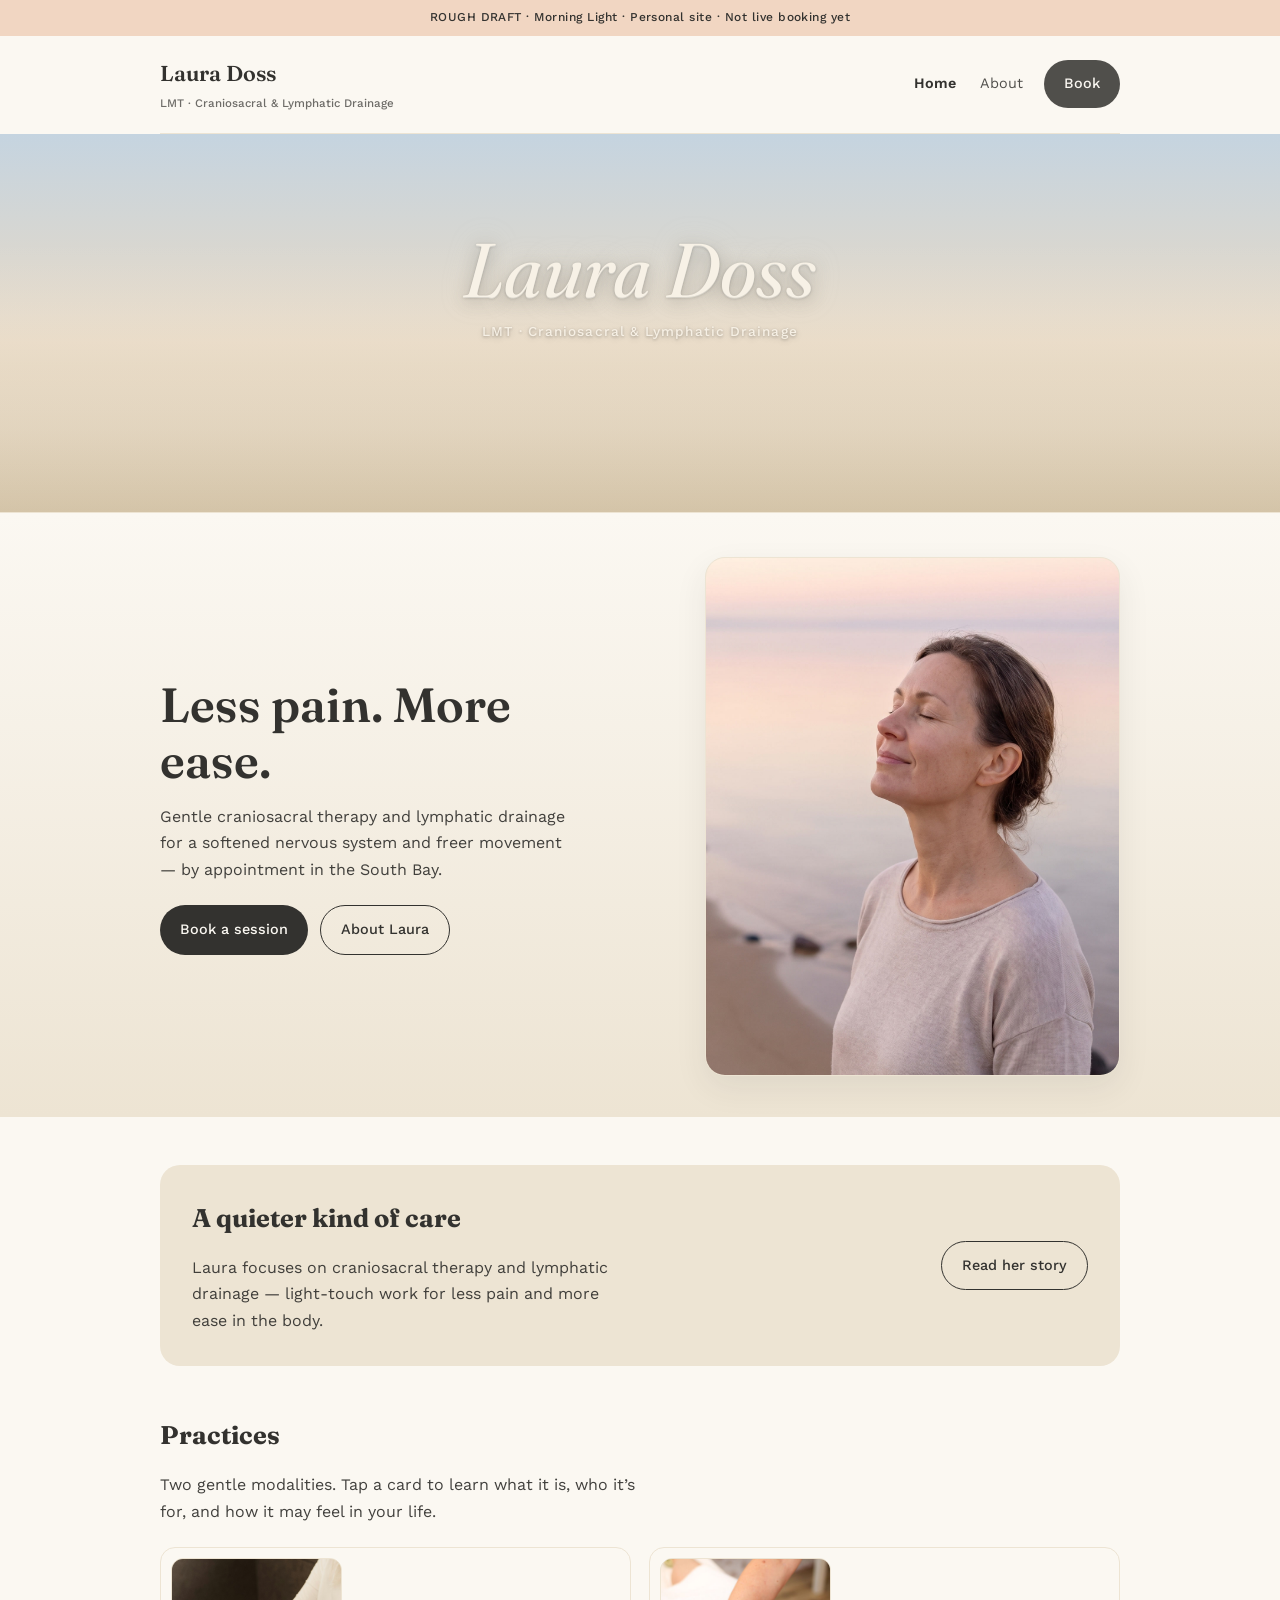
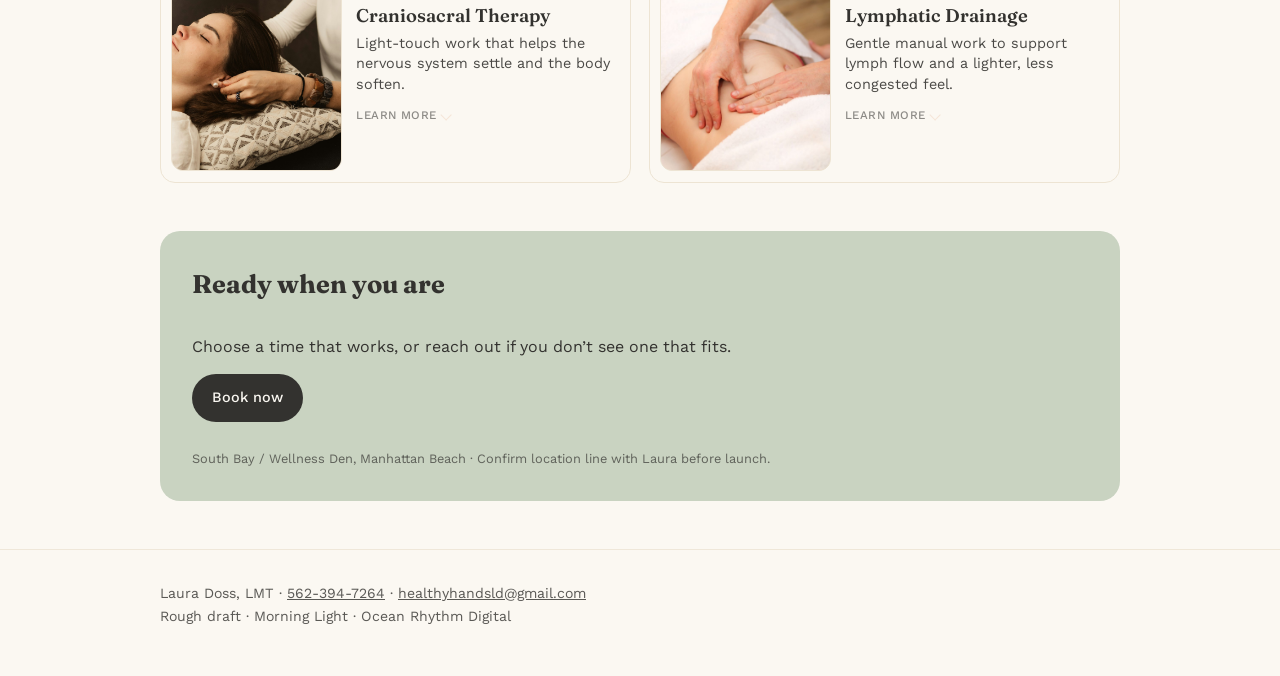
<file: index.html>
<!DOCTYPE html>
<html lang="en">
<head>
  <meta charset="UTF-8" />
  <meta name="viewport" content="width=device-width, initial-scale=1" />
  <title>Laura Doss, LMT</title>
  <link rel="preconnect" href="https://fonts.googleapis.com" />
  <link rel="preconnect" href="https://fonts.gstatic.com" crossorigin />
  <link href="https://fonts.googleapis.com/css2?family=Fraunces:ital,opsz,wght@0,9..144,400;0,9..144,600;1,9..144,400;1,9..144,500&family=Work+Sans:wght@400;500;600&display=swap" rel="stylesheet" />
  <link rel="stylesheet" href="styles.css" />
</head>
<body>
  <div class="stub-banner">ROUGH DRAFT · Morning Light · Personal site · Not live booking yet</div>
  <div class="wrap">
    <header>
      <a class="logo" href="index.html">Laura Doss<span>LMT · Craniosacral &amp; Lymphatic Drainage</span></a>
      <nav>
        <a href="index.html" aria-current="page">Home</a>
        <a href="about.html">About</a>
        <a href="book.html" class="btn">Book</a>
      </nav>
    </header>
  </div>

  <main>
    <section class="hero-banner" aria-label="Morning shoreline">
      <div class="hero-video">
        <video
          class="hero-video__media"
          src="assets/shoreline-loop.mp4"
          autoplay
          muted
          loop
          playsinline
          preload="auto"
          disablepictureinpicture
          aria-hidden="true"
        ></video>
        <div class="hero-video__fallback" aria-hidden="true"></div>
        <div class="hero-video__overlay">
          <p class="hero-name">Laura Doss</p>
          <p class="hero-subline">LMT · Craniosacral &amp; Lymphatic Drainage</p>
        </div>
      </div>
    </section>

    <section class="hero">
      <div class="wrap hero-split">
        <div class="hero-copy">
          <h1>Less pain. More ease.</h1>
          <p>Gentle craniosacral therapy and lymphatic drainage for a softened nervous system and freer movement — by appointment in the South Bay.</p>
          <div class="hero-actions">
            <a class="btn" href="book.html">Book a session</a>
            <a class="btn secondary" href="about.html">About Laura</a>
          </div>
        </div>
        <figure class="hero-relief">
          <img
            src="assets/stills/relief-ease.jpg"
            alt="Woman at a soft morning shoreline, eyes closed, head tilted up in quiet relief"
            width="1400"
            height="1750"
            loading="eager"
            decoding="async"
          />
        </figure>
      </div>
    </section>

    <section class="section">
      <div class="wrap">
        <div class="linen-band teaser">
          <div>
            <h2>A quieter kind of care</h2>
            <p class="lede" style="margin-bottom:0">Laura focuses on craniosacral therapy and lymphatic drainage — light-touch work for less pain and more ease in the body.</p>
          </div>
          <a class="btn secondary" href="about.html">Read her story</a>
        </div>
      </div>
    </section>

    <section class="section practices" id="practices" style="padding-top:0" aria-labelledby="practices-heading">
      <div class="wrap">
        <h2 id="practices-heading">Practices</h2>
        <p class="practices-intro lede">Two gentle modalities. Tap a card to learn what it is, who it’s for, and how it may feel in your life.</p>
        <div class="practice-grid">
          <details class="practice-card">
            <summary class="practice-card__summary">
              <span class="practice-card__still">
                <img
                  src="assets/stills/cst-hands.jpg"
                  alt="Therapist’s hands gently cradling a client’s head during craniosacral work"
                  width="1200"
                  height="1600"
                  loading="lazy"
                  decoding="async"
                />
              </span>
              <span class="practice-card__closed">
                <span class="practice-card__name">Craniosacral Therapy</span>
                <span class="practice-card__benefit">Light-touch work that helps the nervous system settle and the body soften.</span>
                <span class="practice-card__hint" aria-hidden="true">Learn more</span>
              </span>
            </summary>
            <div class="practice-card__body">
              <div class="practice-block">
                <h3>What it is</h3>
                <p>A quiet, hands-on practice along the craniosacral system — the subtle rhythms of the head, spine, and sacrum. The touch is feather-light, inviting release rather than forcing it.</p>
              </div>
              <div class="practice-block">
                <h3>Why someone would need it</h3>
                <p>When stress, old holding patterns, or lingering tension keep the body braced. Many people come when rest alone isn’t quite enough to unwind.</p>
              </div>
              <div class="practice-block">
                <h3>How it can improve their life</h3>
                <p>Sessions often leave people feeling clearer, quieter inside, and freer in everyday movement — with a little more room to breathe through the day.</p>
              </div>
              <div class="practice-block">
                <h3>Who it’s for</h3>
                <p>Anyone drawn to gentler care: those navigating chronic tension, recovery from strain, or simply wanting a calmer nervous system without deep-pressure work.</p>
              </div>
            </div>
          </details>

          <details class="practice-card">
            <summary class="practice-card__summary">
              <span class="practice-card__still">
                <img
                  src="assets/stills/lymph-abdomen.jpg"
                  alt="Gentle hands supporting lymphatic drainage work on the abdomen"
                  width="800"
                  height="1000"
                  loading="lazy"
                  decoding="async"
                />
              </span>
              <span class="practice-card__closed">
                <span class="practice-card__name">Lymphatic Drainage</span>
                <span class="practice-card__benefit">Gentle manual work to support lymph flow and a lighter, less congested feel.</span>
                <span class="practice-card__hint" aria-hidden="true">Learn more</span>
              </span>
            </summary>
            <div class="practice-card__body">
              <div class="practice-block">
                <h3>What it is</h3>
                <p>Soft, rhythmic manual lymphatic drainage that encourages lymph to move with ease. The pressure stays light — more like a whisper on the tissue than a deep massage.</p>
              </div>
              <div class="practice-block">
                <h3>Why someone would need it</h3>
                <p>When the body feels heavy, puffy, or sluggish after travel, surgery recovery (with clearance), illness, or long stretches of sitting and stress.</p>
              </div>
              <div class="practice-block">
                <h3>How it can improve their life</h3>
                <p>Many people notice a lighter body, easier movement, and a refreshed sense of flow — support for recovery and everyday comfort, not a medical treatment claim.</p>
              </div>
              <div class="practice-block">
                <h3>Who it’s for</h3>
                <p>Those seeking gentle drainage support: post-procedure recovery when cleared by a provider, athletic reset, or anyone who simply wants to feel less congested in their own skin.</p>
              </div>
            </div>
          </details>
        </div>
      </div>
    </section>

    <section class="section" style="padding-top:0">
      <div class="wrap">
        <div class="sage-band">
          <h2>Ready when you are</h2>
          <p>Choose a time that works, or reach out if you don’t see one that fits.</p>
          <div>
            <a class="btn" href="book.html">Book now</a>
          </div>
          <p class="note">South Bay / Wellness Den, Manhattan Beach · Confirm location line with Laura before launch.</p>
        </div>
      </div>
    </section>
  </main>

  <footer>
    <div class="wrap">
      Laura Doss, LMT · <a href="tel:5623947264">562-394-7264</a> · <a href="mailto:healthyhandsld@gmail.com">healthyhandsld@gmail.com</a><br />
      Rough draft · Morning Light · Ocean Rhythm Digital
    </div>
  </footer>
</body>
</html>
</file>
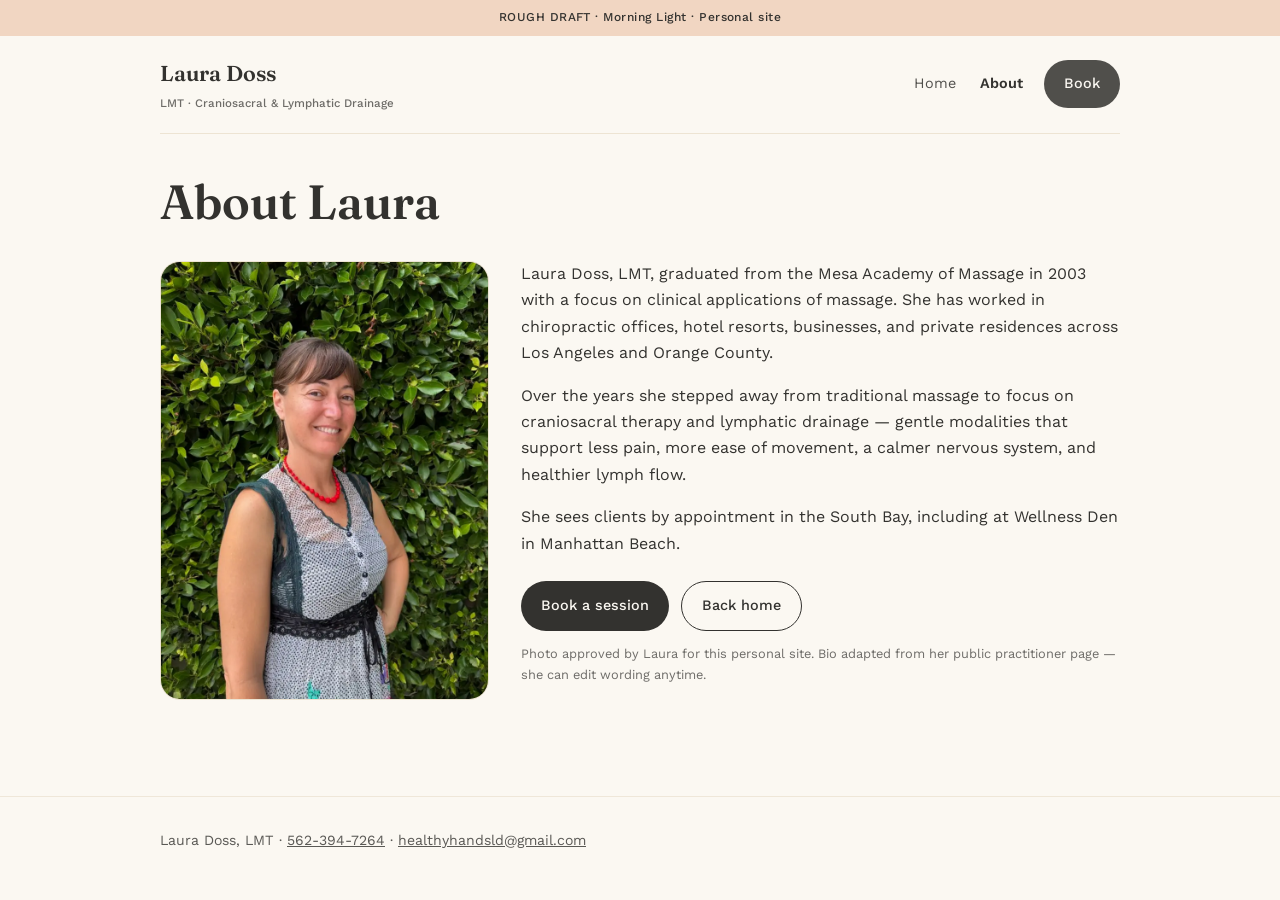
<file: about.html>
<!DOCTYPE html>
<html lang="en">
<head>
  <meta charset="UTF-8" />
  <meta name="viewport" content="width=device-width, initial-scale=1" />
  <title>About — Laura Doss, LMT</title>
  <link rel="preconnect" href="https://fonts.googleapis.com" />
  <link rel="preconnect" href="https://fonts.gstatic.com" crossorigin />
  <link href="https://fonts.googleapis.com/css2?family=Fraunces:opsz,wght@9..144,400;9..144,600&family=Work+Sans:wght@400;500;600&display=swap" rel="stylesheet" />
  <link rel="stylesheet" href="styles.css" />
</head>
<body>
  <div class="stub-banner">ROUGH DRAFT · Morning Light · Personal site</div>
  <div class="wrap">
    <header>
      <a class="logo" href="index.html">Laura Doss<span>LMT · Craniosacral &amp; Lymphatic Drainage</span></a>
      <nav>
        <a href="index.html">Home</a>
        <a href="about.html" aria-current="page">About</a>
        <a href="book.html" class="btn">Book</a>
      </nav>
    </header>
  </div>

  <main>
    <div class="wrap page-hero">
      <h1>About Laura</h1>
    </div>
    <div class="wrap about-layout">
      <figure class="about-photo">
        <img src="assets/laura-doss.webp" alt="Laura Doss, LMT" width="768" height="1024" />
      </figure>
      <div class="prose">
        <p>Laura Doss, LMT, graduated from the Mesa Academy of Massage in 2003 with a focus on clinical applications of massage. She has worked in chiropractic offices, hotel resorts, businesses, and private residences across Los Angeles and Orange County.</p>
        <p>Over the years she stepped away from traditional massage to focus on craniosacral therapy and lymphatic drainage — gentle modalities that support less pain, more ease of movement, a calmer nervous system, and healthier lymph flow.</p>
        <p>She sees clients by appointment in the South Bay, including at Wellness Den in Manhattan Beach.</p>
        <div class="hero-actions" style="margin-top:1.5rem">
          <a class="btn" href="book.html">Book a session</a>
          <a class="btn secondary" href="index.html">Back home</a>
        </div>
        <p class="note">Photo approved by Laura for this personal site. Bio adapted from her public practitioner page — she can edit wording anytime.</p>
      </div>
    </div>
  </main>

  <footer>
    <div class="wrap">
      Laura Doss, LMT · <a href="tel:5623947264">562-394-7264</a> · <a href="mailto:healthyhandsld@gmail.com">healthyhandsld@gmail.com</a>
    </div>
  </footer>
</body>
</html>
</file>
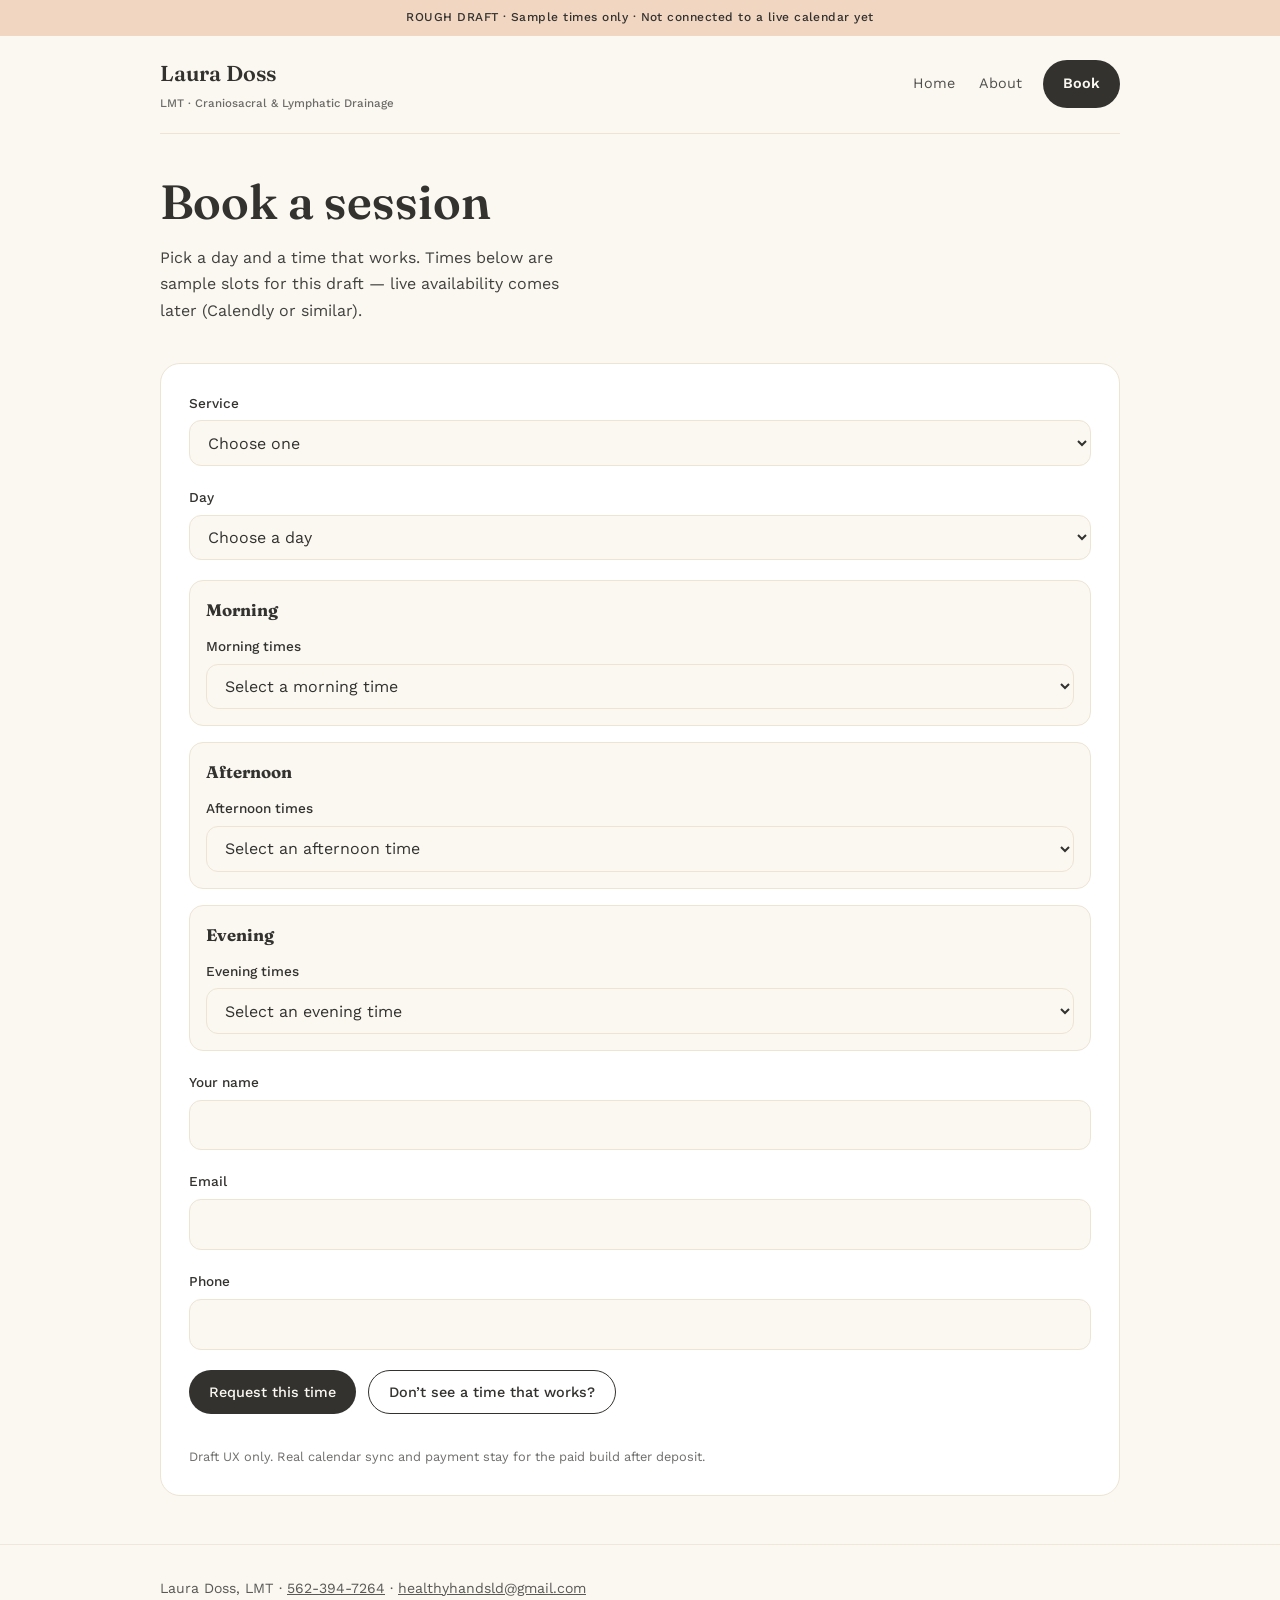
<file: book.html>
<!DOCTYPE html>
<html lang="en">
<head>
  <meta charset="UTF-8" />
  <meta name="viewport" content="width=device-width, initial-scale=1" />
  <title>Book — Laura Doss, LMT</title>
  <link rel="preconnect" href="https://fonts.googleapis.com" />
  <link rel="preconnect" href="https://fonts.gstatic.com" crossorigin />
  <link href="https://fonts.googleapis.com/css2?family=Fraunces:opsz,wght@9..144,400;9..144,600&family=Work+Sans:wght@400;500;600&display=swap" rel="stylesheet" />
  <link rel="stylesheet" href="styles.css" />
</head>
<body>
  <div class="stub-banner">ROUGH DRAFT · Sample times only · Not connected to a live calendar yet</div>
  <div class="wrap">
    <header>
      <a class="logo" href="index.html">Laura Doss<span>LMT · Craniosacral &amp; Lymphatic Drainage</span></a>
      <nav>
        <a href="index.html">Home</a>
        <a href="about.html">About</a>
        <a href="book.html" class="btn" aria-current="page">Book</a>
      </nav>
    </header>
  </div>

  <main>
    <div class="wrap page-hero">
      <h1>Book a session</h1>
      <p class="lede">Pick a day and a time that works. Times below are sample slots for this draft — live availability comes later (Calendly or similar).</p>
    </div>

    <div class="wrap">
      <form class="book-panel" id="book-form" action="mailto:healthyhandsld@gmail.com" method="get" enctype="text/plain">
        <div class="field">
          <label for="service">Service</label>
          <select id="service" name="service" required>
            <option value="">Choose one</option>
            <option>Craniosacral Therapy</option>
            <option>Lymphatic Drainage</option>
          </select>
        </div>

        <div class="field">
          <label for="day">Day</label>
          <select id="day" name="day" required>
            <option value="">Choose a day</option>
            <option value="mon">Monday</option>
            <option value="tue">Tuesday</option>
            <option value="thu">Thursday</option>
            <option value="fri">Friday</option>
            <option value="sat">Saturday</option>
          </select>
        </div>

        <div class="time-groups" aria-label="Available times by part of day">
          <div class="time-group">
            <h3>Morning</h3>
            <div class="field">
              <label for="time-morning">Morning times</label>
              <select id="time-morning" name="time_morning">
                <option value="">Select a morning time</option>
                <option>10:00 AM</option>
                <option>10:30 AM</option>
                <option>11:00 AM</option>
                <option>11:30 AM</option>
              </select>
            </div>
          </div>
          <div class="time-group">
            <h3>Afternoon</h3>
            <div class="field">
              <label for="time-afternoon">Afternoon times</label>
              <select id="time-afternoon" name="time_afternoon">
                <option value="">Select an afternoon time</option>
                <option>1:00 PM</option>
                <option>1:30 PM</option>
                <option>2:00 PM</option>
                <option>3:00 PM</option>
                <option>4:00 PM</option>
              </select>
            </div>
          </div>
          <div class="time-group">
            <h3>Evening</h3>
            <div class="field">
              <label for="time-evening">Evening times</label>
              <select id="time-evening" name="time_evening">
                <option value="">Select an evening time</option>
                <option>5:00 PM</option>
                <option>5:30 PM</option>
                <option>6:00 PM</option>
              </select>
            </div>
          </div>
        </div>

        <div class="field">
          <label for="name">Your name</label>
          <input id="name" name="name" type="text" autocomplete="name" required />
        </div>
        <div class="field">
          <label for="email">Email</label>
          <input id="email" name="email" type="email" autocomplete="email" required />
        </div>
        <div class="field">
          <label for="phone">Phone</label>
          <input id="phone" name="phone" type="tel" autocomplete="tel" />
        </div>

        <div class="actions-row">
          <button class="btn" type="submit">Request this time</button>
          <button class="btn secondary" type="button" id="no-time-btn">Don’t see a time that works?</button>
        </div>

        <div class="reach-out" id="reach-out" hidden>
          <h2 style="font-family:Fraunces,Georgia,serif;font-size:1.25rem">Reach out to set a time</h2>
          <p>Tell Laura what you’re looking for and a few windows that work. She’ll follow up to lock something in.</p>
          <div class="field">
            <label for="preferred">Preferred days / times</label>
            <textarea id="preferred" name="preferred" placeholder="e.g. Weekday mornings before 11, or Thursday after 3"></textarea>
          </div>
          <div class="field">
            <label for="notes">Anything else</label>
            <textarea id="notes" name="notes" placeholder="New client, returning, questions about modalities…"></textarea>
          </div>
          <div class="actions-row">
            <a class="btn" href="mailto:healthyhandsld@gmail.com?subject=Appointment%20request%20—%20Laura%20Doss">Email Laura</a>
            <a class="btn secondary" href="tel:5623947264">Call 562-394-7264</a>
          </div>
        </div>

        <p class="note">Draft UX only. Real calendar sync and payment stay for the paid build after deposit.</p>
      </form>
    </div>
  </main>

  <footer>
    <div class="wrap">
      Laura Doss, LMT · <a href="tel:5623947264">562-394-7264</a> · <a href="mailto:healthyhandsld@gmail.com">healthyhandsld@gmail.com</a>
    </div>
  </footer>

  <script>
    (function () {
      var btn = document.getElementById("no-time-btn");
      var panel = document.getElementById("reach-out");
      var morning = document.getElementById("time-morning");
      var afternoon = document.getElementById("time-afternoon");
      var evening = document.getElementById("time-evening");

      function clearOthers(except) {
        [morning, afternoon, evening].forEach(function (el) {
          if (el !== except) el.value = "";
        });
      }
      morning.addEventListener("change", function () { if (morning.value) clearOthers(morning); });
      afternoon.addEventListener("change", function () { if (afternoon.value) clearOthers(afternoon); });
      evening.addEventListener("change", function () { if (evening.value) clearOthers(evening); });

      function anyTimePicked() {
        return Boolean(morning.value || afternoon.value || evening.value);
      }
      function syncTimeValidity() {
        var msg = anyTimePicked()
          ? ""
          : "Pick a morning, afternoon, or evening time — or use Don’t see a time that works?";
        morning.setCustomValidity(msg);
      }
      [morning, afternoon, evening].forEach(function (el) {
        el.addEventListener("change", syncTimeValidity);
      });
      document.getElementById("book-form").addEventListener("submit", function (e) {
        syncTimeValidity();
        if (!anyTimePicked()) {
          e.preventDefault();
          morning.reportValidity();
        }
      });

      btn.addEventListener("click", function () {
        var open = panel.classList.toggle("is-open");
        panel.hidden = !open;
        if (open) panel.scrollIntoView({ behavior: "smooth", block: "nearest" });
      });
    })();
  </script>
</body>
</html>
</file>
<file: styles.css>
:root {
  --warm-white: #FBF8F2;
  --linen: #EDE4D3;
  --pale-sage: #C9D3C1;
  --soft-peach: #F1D6C2;
  --charcoal: #33322F;
  --sand: #E8D9C4;
  --sand-deep: #D4C4A8;
}
* { box-sizing: border-box; margin: 0; padding: 0; }
body {
  font-family: "Work Sans", system-ui, sans-serif;
  background: var(--warm-white);
  color: var(--charcoal);
  line-height: 1.65;
  min-height: 100vh;
  display: flex;
  flex-direction: column;
}
a { color: inherit; }
.wrap { width: min(960px, 92vw); margin: 0 auto; }
.stub-banner {
  background: var(--soft-peach);
  text-align: center;
  font-size: 0.75rem;
  letter-spacing: 0.04em;
  padding: 0.5rem 1rem;
  font-weight: 500;
}
header {
  display: flex;
  align-items: center;
  justify-content: space-between;
  gap: 1rem;
  padding: 1.25rem 0;
  border-bottom: 1px solid var(--linen);
}
.logo {
  font-family: "Fraunces", Georgia, serif;
  font-size: 1.35rem;
  font-weight: 600;
  text-decoration: none;
}
.logo span {
  display: block;
  font-family: "Work Sans", sans-serif;
  font-size: 0.72rem;
  font-weight: 500;
  opacity: 0.7;
  margin-top: 0.15rem;
}
nav { display: flex; gap: 1.1rem; flex-wrap: wrap; font-size: 0.9rem; align-items: center; }
nav a {
  text-decoration: none;
  opacity: 0.85;
  display: inline-flex;
  align-items: center;
  min-height: 44px;
  padding: 0.35rem 0.2rem;
}
nav a[aria-current="page"] { opacity: 1; font-weight: 600; }
.btn {
  display: inline-flex;
  align-items: center;
  justify-content: center;
  background: var(--charcoal);
  color: var(--warm-white);
  text-decoration: none;
  padding: 0.75rem 1.25rem;
  min-height: 44px;
  border-radius: 999px;
  font-size: 0.9rem;
  font-weight: 500;
  border: none;
  cursor: pointer;
  font-family: inherit;
}
.btn.secondary {
  background: transparent;
  color: var(--charcoal);
  border: 1px solid var(--charcoal);
}
.btn:disabled { opacity: 0.45; cursor: not-allowed; }
main { flex: 1; }

/* Shoreline video banner — full-bleed */
.hero-banner {
  width: 100%;
  max-width: none;
  margin: 0;
  padding: 0;
  border-bottom: 1px solid var(--linen);
}
.hero-video {
  position: relative;
  width: 100%;
  height: clamp(240px, 42vh, 420px);
  overflow: hidden;
  background: linear-gradient(180deg, #c5d4e0 0%, var(--sand) 55%, var(--sand-deep) 100%);
}
.hero-video__media {
  position: absolute;
  inset: 0;
  width: 100%;
  height: 100%;
  object-fit: cover;
  object-position: center 55%;
  display: block;
  /* Keep video itself static so loop feels seamless (no CSS opacity/transform on media) */
  opacity: 1;
  pointer-events: none;
}
.hero-video__fallback {
  display: none;
  position: absolute;
  inset: 0;
  background: linear-gradient(180deg, #c5d4e0 0%, var(--sand) 50%, var(--sand-deep) 100%);
}
.hero-video__overlay {
  position: absolute;
  inset: 0;
  display: flex;
  flex-direction: column;
  align-items: center;
  justify-content: center;
  padding: 0 1.25rem 6%;
  text-align: center;
  pointer-events: none;
  z-index: 1;
  /* Soft frosted plate behind name for contrast over sand/water */
  background: linear-gradient(
    180deg,
    transparent 28%,
    rgba(251, 248, 242, 0.12) 48%,
    rgba(237, 228, 211, 0.28) 62%,
    rgba(251, 248, 242, 0.14) 78%,
    transparent 100%
  );
}
.hero-name {
  /* Soft serif until Design sends script alternatives — prioritizes readability over thin cursive */
  font-family: "Fraunces", Georgia, serif;
  font-style: italic;
  font-size: clamp(2.85rem, 7.5vw, 4.75rem);
  font-weight: 400;
  font-optical-sizing: auto;
  line-height: 1.15;
  color: #F7F1E6; /* soft cream / linen, not harsh black */
  letter-spacing: 0.01em;
  text-shadow:
    0 1px 0 rgba(251, 248, 242, 0.45),
    0 1px 3px rgba(51, 50, 47, 0.28),
    0 4px 18px rgba(51, 50, 47, 0.32),
    0 0 28px rgba(237, 228, 211, 0.35);
  animation: hero-name-breathe 7.5s ease-in-out infinite;
  will-change: opacity;
}
.hero-subline {
  font-family: "Work Sans", system-ui, sans-serif;
  font-size: clamp(0.7rem, 1.7vw, 0.85rem);
  font-weight: 500;
  letter-spacing: 0.08em;
  text-transform: none;
  color: #F7F1E6;
  opacity: 0.95;
  margin-top: 0.45rem;
  text-shadow:
    0 1px 3px rgba(51, 50, 47, 0.35),
    0 2px 10px rgba(51, 50, 47, 0.22);
  animation: hero-name-breathe 7.5s ease-in-out infinite;
  animation-delay: 0.35s;
}

/* Soft, subtle, relaxing fade — never fully invisible */
@keyframes hero-name-breathe {
  0%, 100% { opacity: 0.55; }
  50% { opacity: 1; }
}

@media (prefers-reduced-motion: reduce) {
  .hero-video__media {
    display: none;
  }
  .hero-video__fallback {
    display: block;
  }
  .hero-name,
  .hero-subline {
    animation: none;
    opacity: 1;
  }
}

.hero {
  padding: 2.75rem 0 2.5rem;
  background: linear-gradient(180deg, var(--warm-white) 0%, var(--linen) 100%);
  border-bottom: 1px solid var(--linen);
}
.hero-split {
  display: grid;
  grid-template-columns: minmax(0, 1.05fr) minmax(180px, 0.85fr);
  gap: 2rem;
  align-items: center;
}
.hero-copy {
  max-width: none;
}
.hero-relief {
  margin: 0;
  border-radius: 20px;
  overflow: hidden;
  border: 1px solid var(--linen);
  background: var(--linen);
  aspect-ratio: 4 / 5;
  box-shadow: 0 12px 32px rgba(51, 50, 47, 0.08);
}
.hero-relief img {
  display: block;
  width: 100%;
  height: 100%;
  object-fit: cover;
  object-position: center 28%;
}
@media (max-width: 720px) {
  .hero-split { grid-template-columns: 1fr; }
  .hero-relief { max-width: 360px; }
}
.hero h1, .page-hero h1 {
  font-family: "Fraunces", Georgia, serif;
  font-size: clamp(2rem, 5vw, 3rem);
  font-weight: 600;
  line-height: 1.15;
  margin-bottom: 1rem;
}
.hero h1 { max-width: 14ch; }
.hero p, .lede { max-width: 42ch; opacity: 0.92; margin-bottom: 1.4rem; }
.hero-actions { display: flex; gap: 0.75rem; flex-wrap: wrap; }
.about-photo {
  border-radius: 20px;
  overflow: hidden;
  border: 1px solid var(--linen);
  aspect-ratio: 3 / 4;
  background: var(--linen);
}
.about-photo img {
  display: block;
  width: 100%;
  height: 100%;
  object-fit: cover;
  object-position: center top;
}
.section { padding: 3rem 0; }
.section h2, .page-hero h2 {
  font-family: "Fraunces", Georgia, serif;
  font-size: 1.6rem;
  margin-bottom: 1rem;
}
.prose { max-width: 62ch; }
.prose p + p { margin-top: 1rem; }
.cards {
  display: grid;
  grid-template-columns: repeat(auto-fit, minmax(240px, 1fr));
  gap: 1rem;
}
.card {
  background: #fff;
  border: 1px solid var(--linen);
  border-radius: 16px;
  padding: 1.25rem;
}
.card h3 { font-family: "Fraunces", Georgia, serif; margin-bottom: 0.5rem; font-size: 1.15rem; }
.card p { font-size: 0.95rem; opacity: 0.88; }

/* Practices — tap-to-expand cards (native details/summary) */
.practices-intro {
  margin-bottom: 1.35rem;
  max-width: 48ch;
}
.practice-grid {
  display: grid;
  grid-template-columns: repeat(2, minmax(0, 1fr));
  gap: 1.1rem;
}
.practice-card {
  background: var(--warm-white);
  border: 1px solid var(--linen);
  border-radius: 15px;
  overflow: hidden;
  transition: border-color 0.2s ease, box-shadow 0.2s ease;
}
.practice-card[open] {
  border-color: var(--pale-sage);
  box-shadow: 0 0 0 1px var(--pale-sage);
}
.practice-card__summary {
  display: grid;
  grid-template-columns: minmax(96px, 38%) 1fr;
  gap: 0.9rem;
  align-items: stretch;
  cursor: pointer;
  list-style: none;
  min-height: 44px;
  padding: 0.65rem;
}
.practice-card__summary::-webkit-details-marker { display: none; }
.practice-card__summary::marker { content: ""; }
.practice-card__still {
  display: block;
  border-radius: 12px;
  overflow: hidden;
  aspect-ratio: 4 / 5;
  background: var(--linen);
  border: 1px solid var(--linen);
}
.practice-card__still img {
  display: block;
  width: 100%;
  height: 100%;
  object-fit: cover;
  object-position: center 35%;
}
.practice-card:nth-child(2) .practice-card__still img {
  object-position: center 45%;
}
.practice-card__closed {
  display: flex;
  flex-direction: column;
  justify-content: center;
  gap: 0.35rem;
  padding: 0.35rem 0.45rem 0.35rem 0;
  min-width: 0;
}
.practice-card__name {
  font-family: "Fraunces", Georgia, serif;
  font-size: 1.15rem;
  font-weight: 600;
  line-height: 1.25;
  color: var(--charcoal);
}
.practice-card__benefit {
  font-size: 0.9rem;
  line-height: 1.45;
  opacity: 0.88;
  color: var(--charcoal);
}
.practice-card__hint {
  margin-top: 0.35rem;
  font-size: 0.72rem;
  font-weight: 500;
  letter-spacing: 0.04em;
  text-transform: uppercase;
  color: var(--charcoal);
  opacity: 0.55;
}
.practice-card__hint::after {
  content: "";
  display: inline-block;
  width: 0.45rem;
  height: 0.45rem;
  margin-left: 0.35rem;
  border-right: 1.5px solid var(--soft-peach);
  border-bottom: 1.5px solid var(--soft-peach);
  transform: translateY(-1px) rotate(45deg);
  vertical-align: middle;
  transition: transform 0.2s ease;
}
.practice-card[open] .practice-card__hint::after {
  transform: translateY(1px) rotate(-135deg);
}
.practice-card[open] .practice-card__hint {
  opacity: 0.7;
}
@media (hover: hover) and (pointer: fine) {
  .practice-card:not([open]):hover {
    border-color: var(--pale-sage);
    box-shadow: 0 2px 10px rgba(51, 50, 47, 0.06);
  }
  .practice-card:not([open]):hover .practice-card__hint {
    opacity: 0.8;
  }
}
.practice-card__summary:focus {
  outline: none;
}
.practice-card__summary:focus-visible {
  outline: 2px solid var(--charcoal);
  outline-offset: 3px;
  border-radius: 12px;
}
.practice-card__body {
  padding: 0.15rem 1.1rem 1.2rem;
  border-top: 1px solid var(--pale-sage);
  display: grid;
  gap: 0.95rem;
}
.practice-block h3 {
  font-family: "Fraunces", Georgia, serif;
  font-size: 0.95rem;
  font-weight: 600;
  margin-bottom: 0.25rem;
  color: var(--charcoal);
}
.practice-block p {
  font-size: 0.92rem;
  line-height: 1.55;
  opacity: 0.9;
  max-width: 52ch;
}
@media (max-width: 640px) {
  .practice-grid {
    grid-template-columns: 1fr;
  }
  .practice-card__summary {
    grid-template-columns: minmax(88px, 34%) 1fr;
    gap: 0.75rem;
    padding: 0.55rem;
  }
  .practice-card__name { font-size: 1.05rem; }
  .practice-card__benefit { font-size: 0.86rem; }
}
.sage-band, .linen-band {
  border-radius: 20px;
  padding: 2rem;
  display: grid;
  gap: 0.85rem;
}
.sage-band { background: var(--pale-sage); }
.linen-band { background: var(--linen); }
.teaser {
  display: grid;
  grid-template-columns: 1fr auto;
  gap: 1.5rem;
  align-items: center;
}
@media (max-width: 640px) { .teaser { grid-template-columns: 1fr; } }
.note { font-size: 0.8rem; opacity: 0.7; margin-top: 0.75rem; }
.page-hero { padding: 2.5rem 0 1rem; }
.about-layout {
  display: grid;
  grid-template-columns: minmax(180px, 0.55fr) minmax(0, 1fr);
  gap: 2rem;
  align-items: start;
  padding-bottom: 3rem;
}
@media (max-width: 720px) {
  .about-layout { grid-template-columns: 1fr; }
  .about-photo { max-width: 280px; }
}
.book-panel {
  background: #fff;
  border: 1px solid var(--linen);
  border-radius: 20px;
  padding: 1.75rem;
  display: grid;
  gap: 1.25rem;
  margin-bottom: 3rem;
}
.field { display: grid; gap: 0.4rem; }
.field label { font-size: 0.85rem; font-weight: 500; }
.field select, .field input, .field textarea {
  font: inherit;
  padding: 0.7rem 0.85rem;
  border-radius: 12px;
  border: 1px solid var(--linen);
  background: var(--warm-white);
  color: var(--charcoal);
}
.field textarea { min-height: 100px; resize: vertical; }
.time-groups { display: grid; gap: 1rem; }
.time-group {
  border: 1px solid var(--linen);
  border-radius: 14px;
  padding: 1rem;
  background: var(--warm-white);
}
.time-group h3 {
  font-family: "Fraunces", Georgia, serif;
  font-size: 1.05rem;
  margin-bottom: 0.65rem;
}
.actions-row { display: flex; gap: 0.75rem; flex-wrap: wrap; align-items: center; }
.reach-out {
  display: none;
  border-top: 1px solid var(--linen);
  padding-top: 1.25rem;
  margin-top: 0.25rem;
}
.reach-out.is-open { display: grid; gap: 1rem; }
footer {
  border-top: 1px solid var(--linen);
  padding: 2rem 0 3rem;
  font-size: 0.88rem;
  opacity: 0.8;
  margin-top: auto;
}
</file>
